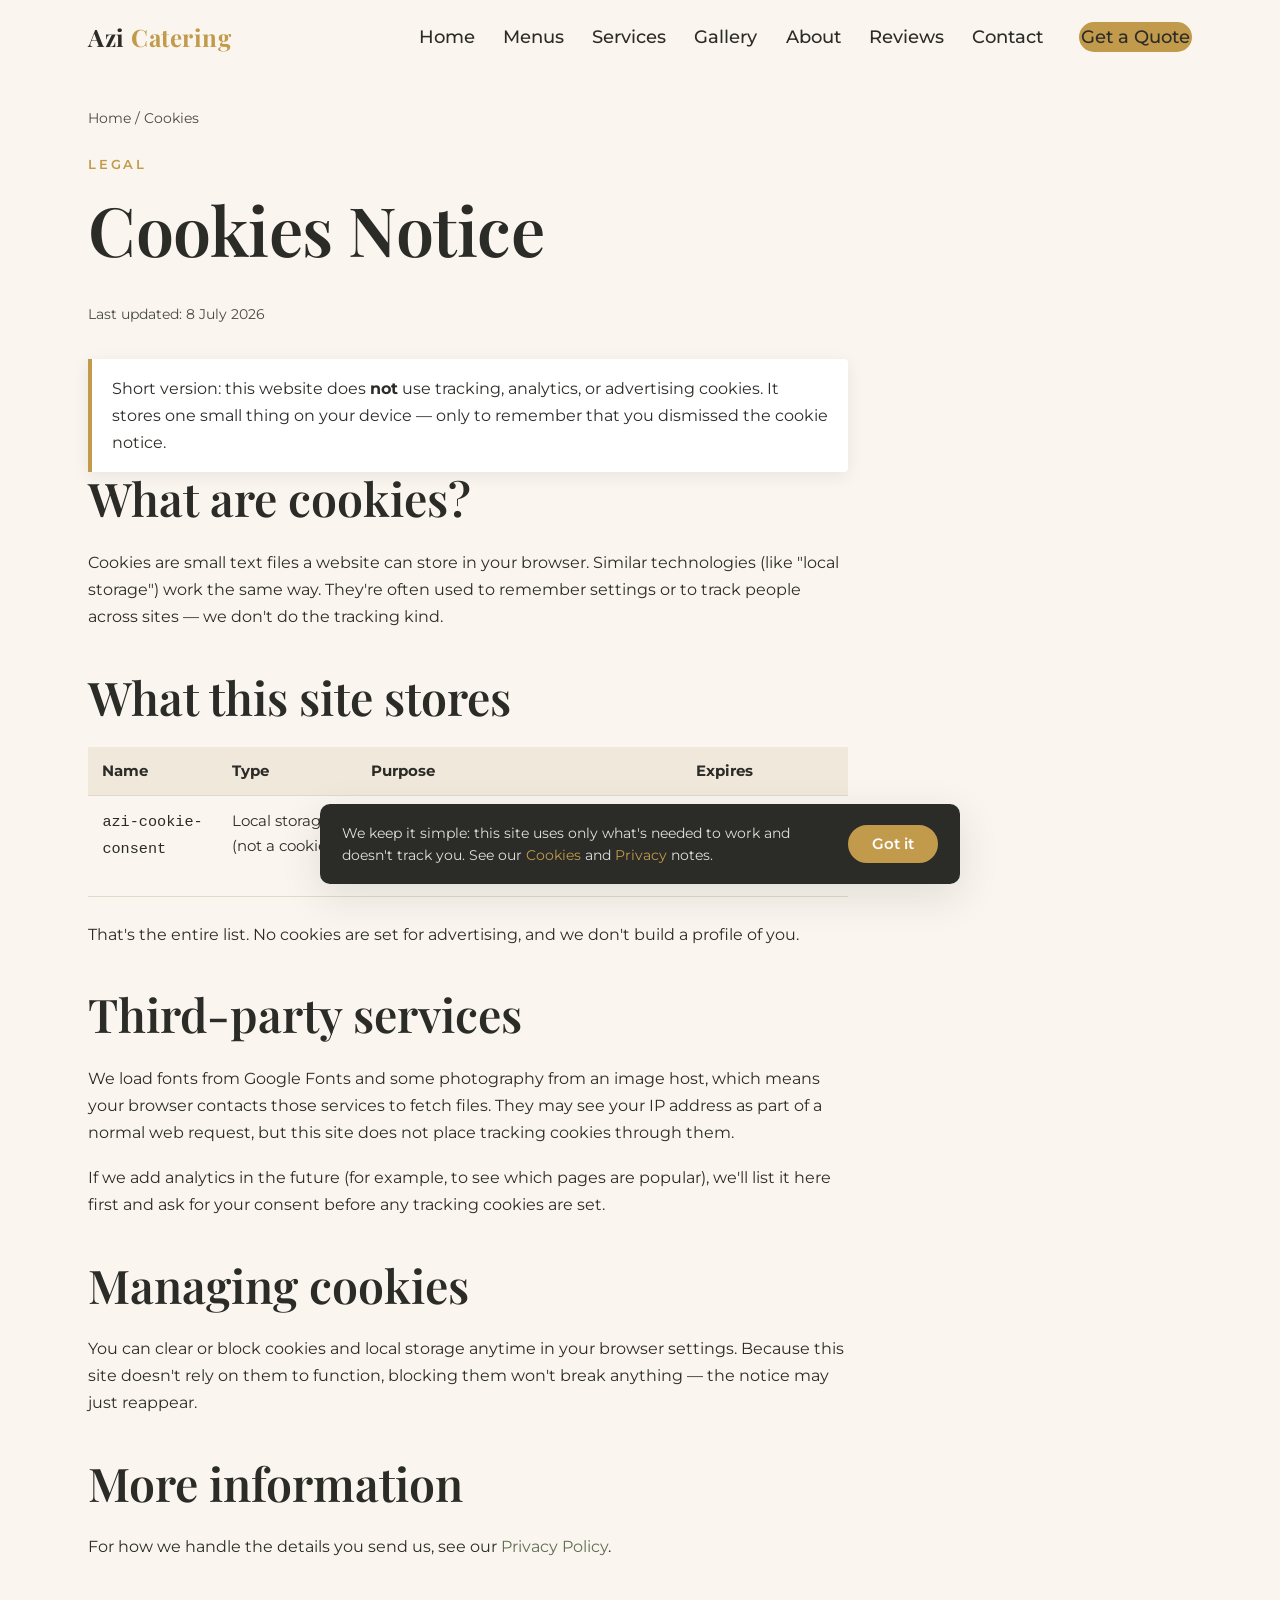
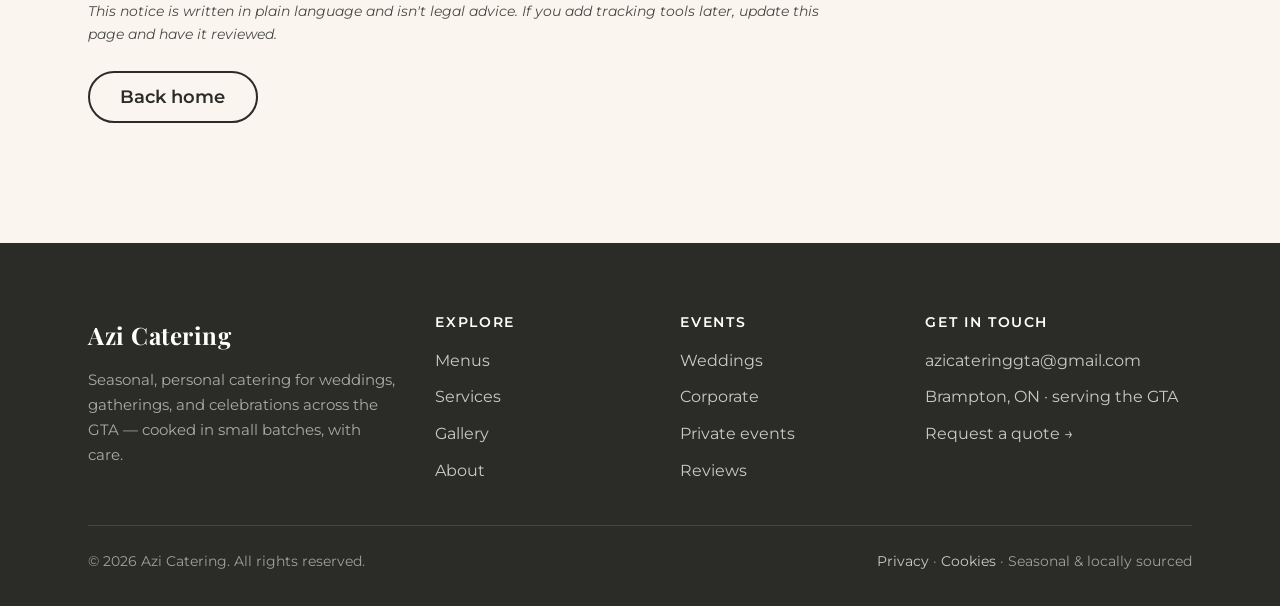
<file: cookies.html>
<!DOCTYPE html>
<html lang="en" data-theme="earthy">
<head>
  <meta charset="UTF-8" />
  <meta name="viewport" content="width=device-width, initial-scale=1.0" />
  <title>Cookies Notice | Azi Catering</title>
  <meta name="description" content="Azi Catering's plain-English cookies notice. This site uses no tracking or advertising cookies — here's exactly what it does and doesn't store." />
  <meta name="robots" content="index, follow" />
  <link rel="canonical" href="https://www.azicatering.example/cookies.html" />
  <link rel="preconnect" href="https://fonts.googleapis.com" />
  <link rel="preconnect" href="https://fonts.gstatic.com" crossorigin />
  <link href="https://fonts.googleapis.com/css2?family=Playfair+Display:wght@500;600;700&family=Montserrat:wght@400;500;600&display=swap" rel="stylesheet" />
  <link rel="icon" href="favicon.svg" type="image/svg+xml" />
  <link rel="stylesheet" href="css/styles.css" />
</head>
<body>
  <a class="skip-link" href="#main">Skip to content</a>

  <header class="site-header">
    <div class="container">
      <nav class="nav" aria-label="Primary">
        <a href="index.html" class="brand">Azi <span>Catering</span></a>
        <button class="nav-toggle" aria-label="Toggle menu" aria-expanded="false" aria-controls="nav-links">
          <svg width="26" height="26" viewBox="0 0 24 24" fill="none" stroke="currentColor" stroke-width="2" stroke-linecap="round"><line x1="3" y1="6" x2="21" y2="6"/><line x1="3" y1="12" x2="21" y2="12"/><line x1="3" y1="18" x2="21" y2="18"/></svg>
        </button>
        <ul class="nav-links" id="nav-links">
          <li><a href="index.html">Home</a></li>
          <li><a href="menus.html">Menus</a></li>
          <li><a href="services.html">Services</a></li>
          <li><a href="gallery.html">Gallery</a></li>
          <li><a href="about.html">About</a></li>
          <li><a href="testimonials.html">Reviews</a></li>
          <li><a href="contact.html">Contact</a></li>
          <li class="nav-cta"><a class="btn btn--primary" href="contact.html">Get a Quote</a></li>
        </ul>
      </nav>
    </div>
  </header>

  <main id="main">
    <nav class="container crumbs" aria-label="Breadcrumb" style="padding-top:2rem">
      <a href="index.html">Home</a> / <span>Cookies</span>
    </nav>

    <section class="section" style="padding-top:1.5rem">
      <div class="container">
        <div class="prose reveal">
          <p class="eyebrow">Legal</p>
          <h1>Cookies Notice</h1>
          <p class="updated">Last updated: 8 July 2026</p>

          <div class="callout">
            <p style="margin:0">Short version: this website does <strong>not</strong> use tracking, analytics, or advertising cookies. It stores one small thing on your device — only to remember that you dismissed the cookie notice.</p>
          </div>

          <h2>What are cookies?</h2>
          <p>Cookies are small text files a website can store in your browser. Similar technologies (like "local storage") work the same way. They're often used to remember settings or to track people across sites — we don't do the tracking kind.</p>

          <h2>What this site stores</h2>
          <table>
            <thead>
              <tr><th>Name</th><th>Type</th><th>Purpose</th><th>Expires</th></tr>
            </thead>
            <tbody>
              <tr>
                <td><code>azi-cookie-consent</code></td>
                <td>Local storage (not a cookie)</td>
                <td>Remembers that you dismissed the cookie notice, so it doesn't reappear on every visit.</td>
                <td>Until you clear your browser storage</td>
              </tr>
            </tbody>
          </table>
          <p>That's the entire list. No cookies are set for advertising, and we don't build a profile of you.</p>

          <h2>Third-party services</h2>
          <p>We load fonts from Google Fonts and some photography from an image host, which means your browser contacts those services to fetch files. They may see your IP address as part of a normal web request, but this site does not place tracking cookies through them.</p>
          <p>If we add analytics in the future (for example, to see which pages are popular), we'll list it here first and ask for your consent before any tracking cookies are set.</p>

          <h2>Managing cookies</h2>
          <p>You can clear or block cookies and local storage anytime in your browser settings. Because this site doesn't rely on them to function, blocking them won't break anything — the notice may just reappear.</p>

          <h2>More information</h2>
          <p>For how we handle the details you send us, see our <a href="privacy.html">Privacy Policy</a>.</p>

          <p style="margin-top:2.5rem; font-size:0.85rem; color:var(--text-soft)"><em>This notice is written in plain language and isn't legal advice. If you add tracking tools later, update this page and have it reviewed.</em></p>

          <p style="margin-top:1.5rem"><a class="btn btn--ghost" href="index.html">Back home</a></p>
        </div>
      </div>
    </section>
  </main>

  <footer class="site-footer">
    <div class="container">
      <div class="footer-grid">
        <div>
          <a href="index.html" class="brand">Azi Catering</a>
          <p>Seasonal, personal catering for weddings, gatherings, and celebrations across the GTA — cooked in small batches, with care.</p>
        </div>
        <div>
          <h4>Explore</h4>
          <ul>
            <li><a href="menus.html">Menus</a></li>
            <li><a href="services.html">Services</a></li>
            <li><a href="gallery.html">Gallery</a></li>
            <li><a href="about.html">About</a></li>
          </ul>
        </div>
        <div>
          <h4>Events</h4>
          <ul>
            <li><a href="services.html#weddings">Weddings</a></li>
            <li><a href="services.html#corporate">Corporate</a></li>
            <li><a href="services.html#private">Private events</a></li>
            <li><a href="testimonials.html">Reviews</a></li>
          </ul>
        </div>
        <div>
          <h4>Get in touch</h4>
          <ul>
            <li><a href="mailto:azicateringgta@gmail.com">azicateringgta@gmail.com</a></li>
            <li>Brampton, ON &middot; serving the GTA</li>
            <li><a href="contact.html">Request a quote →</a></li>
          </ul>
        </div>
      </div>
      <div class="footer-bottom">
        <span>&copy; <span id="year">2026</span> Azi Catering. All rights reserved.</span>
        <nav class="footer-legal" aria-label="Legal"><a href="privacy.html">Privacy</a> <span aria-hidden="true">&middot;</span> <a href="cookies.html">Cookies</a> <span aria-hidden="true">&middot;</span> Seasonal &amp; locally sourced</nav>
      </div>
    </div>
  </footer>

  <script src="js/main.js"></script>
</body>
</html>
</file>
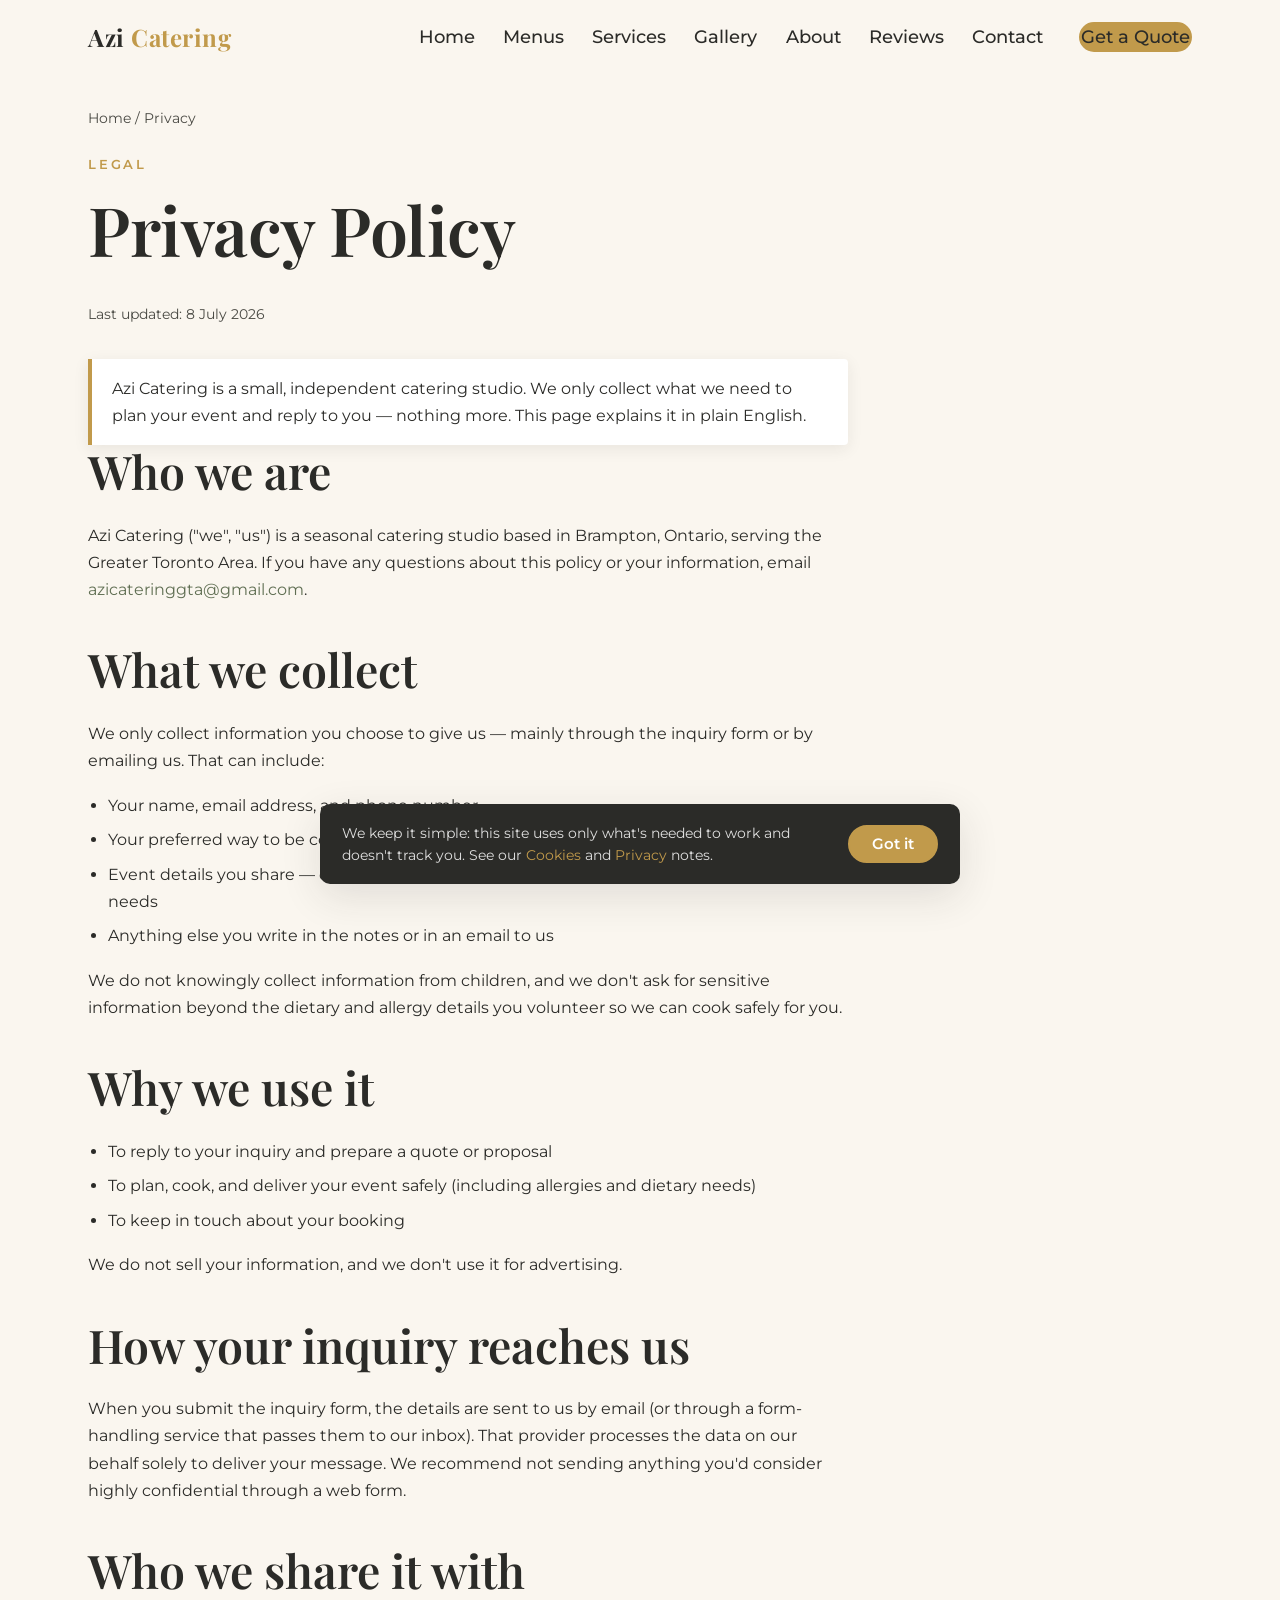
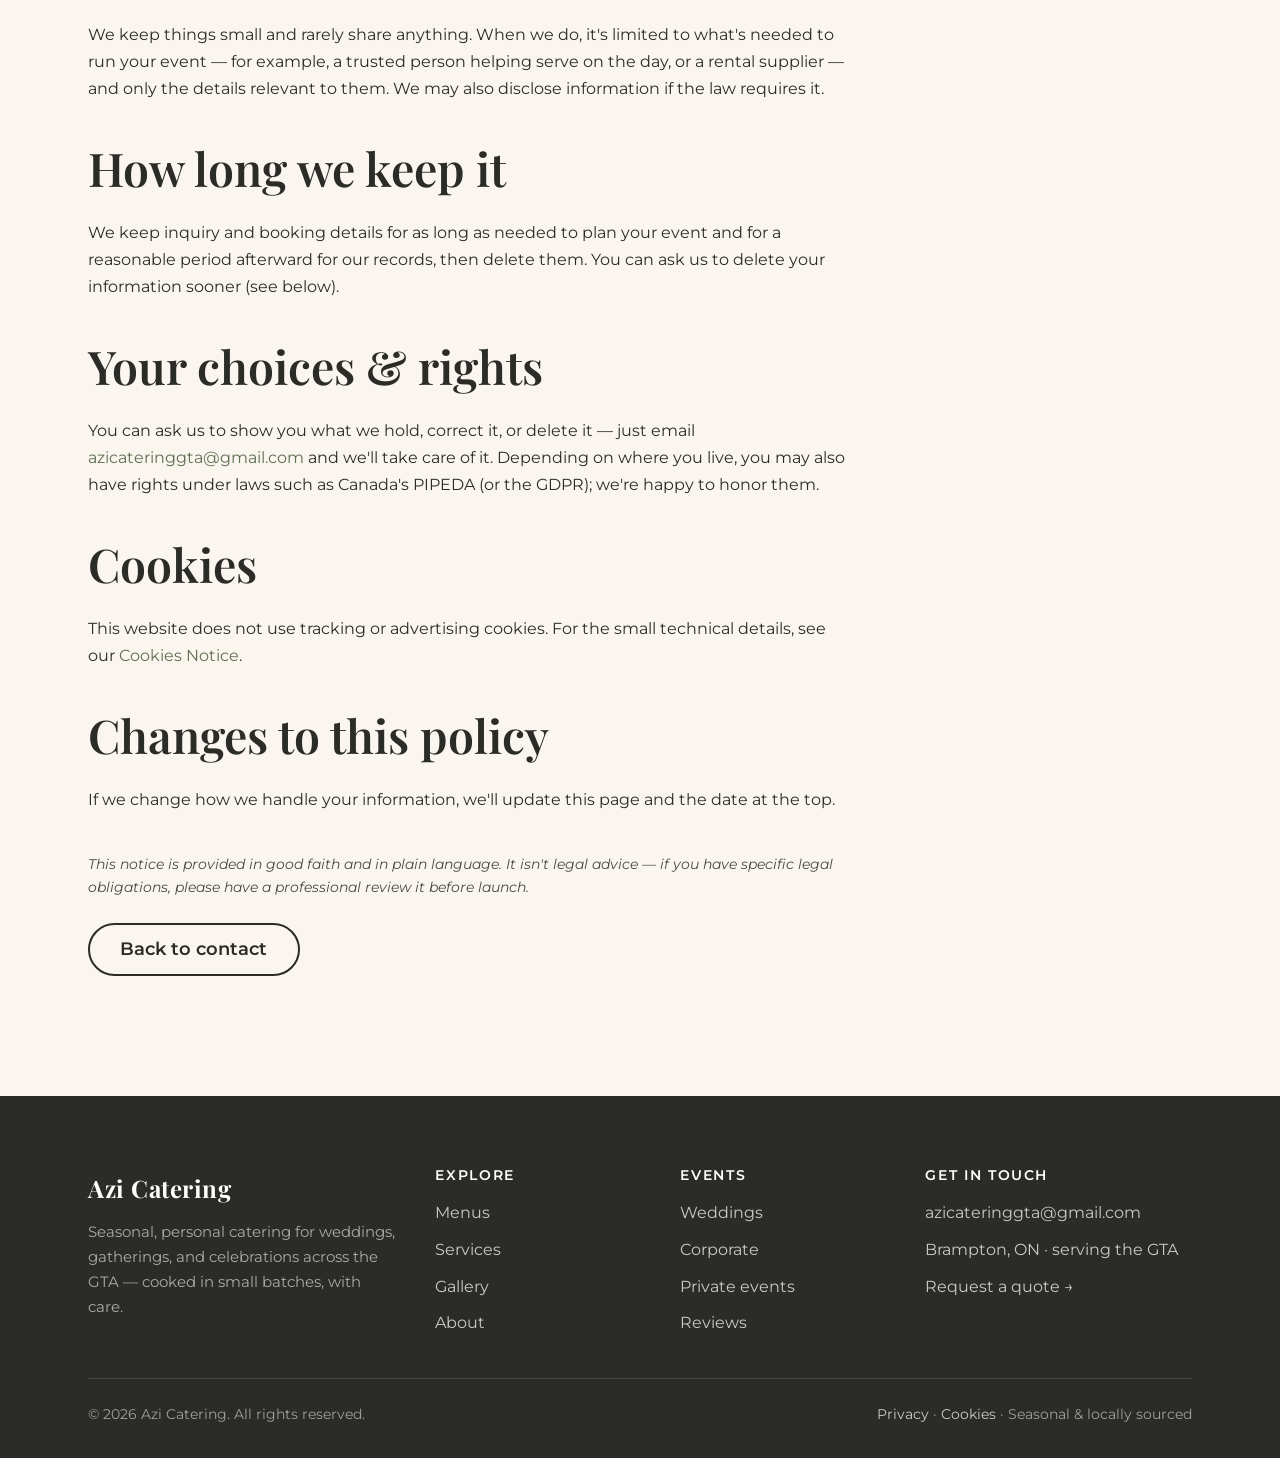
<file: privacy.html>
<!DOCTYPE html>
<html lang="en" data-theme="earthy">
<head>
  <meta charset="UTF-8" />
  <meta name="viewport" content="width=device-width, initial-scale=1.0" />
  <title>Privacy Policy | Azi Catering</title>
  <meta name="description" content="How Azi Catering collects, uses, and protects the information you share through our inquiry form — plain-English privacy notice for a small seasonal catering studio." />
  <meta name="robots" content="index, follow" />
  <link rel="canonical" href="https://www.azicatering.example/privacy.html" />
  <link rel="preconnect" href="https://fonts.googleapis.com" />
  <link rel="preconnect" href="https://fonts.gstatic.com" crossorigin />
  <link href="https://fonts.googleapis.com/css2?family=Playfair+Display:wght@500;600;700&family=Montserrat:wght@400;500;600&display=swap" rel="stylesheet" />
  <link rel="icon" href="favicon.svg" type="image/svg+xml" />
  <link rel="stylesheet" href="css/styles.css" />
</head>
<body>
  <a class="skip-link" href="#main">Skip to content</a>

  <header class="site-header">
    <div class="container">
      <nav class="nav" aria-label="Primary">
        <a href="index.html" class="brand">Azi <span>Catering</span></a>
        <button class="nav-toggle" aria-label="Toggle menu" aria-expanded="false" aria-controls="nav-links">
          <svg width="26" height="26" viewBox="0 0 24 24" fill="none" stroke="currentColor" stroke-width="2" stroke-linecap="round"><line x1="3" y1="6" x2="21" y2="6"/><line x1="3" y1="12" x2="21" y2="12"/><line x1="3" y1="18" x2="21" y2="18"/></svg>
        </button>
        <ul class="nav-links" id="nav-links">
          <li><a href="index.html">Home</a></li>
          <li><a href="menus.html">Menus</a></li>
          <li><a href="services.html">Services</a></li>
          <li><a href="gallery.html">Gallery</a></li>
          <li><a href="about.html">About</a></li>
          <li><a href="testimonials.html">Reviews</a></li>
          <li><a href="contact.html">Contact</a></li>
          <li class="nav-cta"><a class="btn btn--primary" href="contact.html">Get a Quote</a></li>
        </ul>
      </nav>
    </div>
  </header>

  <main id="main">
    <nav class="container crumbs" aria-label="Breadcrumb" style="padding-top:2rem">
      <a href="index.html">Home</a> / <span>Privacy</span>
    </nav>

    <section class="section" style="padding-top:1.5rem">
      <div class="container">
        <div class="prose reveal">
          <p class="eyebrow">Legal</p>
          <h1>Privacy Policy</h1>
          <p class="updated">Last updated: 8 July 2026</p>

          <div class="callout">
            <p style="margin:0">Azi Catering is a small, independent catering studio. We only collect what we need to plan your event and reply to you — nothing more. This page explains it in plain English.</p>
          </div>

          <h2>Who we are</h2>
          <p>Azi Catering ("we", "us") is a seasonal catering studio based in Brampton, Ontario, serving the Greater Toronto Area. If you have any questions about this policy or your information, email <a href="mailto:azicateringgta@gmail.com">azicateringgta@gmail.com</a>.</p>

          <h2>What we collect</h2>
          <p>We only collect information you choose to give us — mainly through the inquiry form or by emailing us. That can include:</p>
          <ul>
            <li>Your name, email address, and phone number</li>
            <li>Your preferred way to be contacted</li>
            <li>Event details you share — date, event type, guest count, cuisine preferences, and dietary needs</li>
            <li>Anything else you write in the notes or in an email to us</li>
          </ul>
          <p>We do not knowingly collect information from children, and we don't ask for sensitive information beyond the dietary and allergy details you volunteer so we can cook safely for you.</p>

          <h2>Why we use it</h2>
          <ul>
            <li>To reply to your inquiry and prepare a quote or proposal</li>
            <li>To plan, cook, and deliver your event safely (including allergies and dietary needs)</li>
            <li>To keep in touch about your booking</li>
          </ul>
          <p>We do not sell your information, and we don't use it for advertising.</p>

          <h2>How your inquiry reaches us</h2>
          <p>When you submit the inquiry form, the details are sent to us by email (or through a form-handling service that passes them to our inbox). That provider processes the data on our behalf solely to deliver your message. We recommend not sending anything you'd consider highly confidential through a web form.</p>

          <h2>Who we share it with</h2>
          <p>We keep things small and rarely share anything. When we do, it's limited to what's needed to run your event — for example, a trusted person helping serve on the day, or a rental supplier — and only the details relevant to them. We may also disclose information if the law requires it.</p>

          <h2>How long we keep it</h2>
          <p>We keep inquiry and booking details for as long as needed to plan your event and for a reasonable period afterward for our records, then delete them. You can ask us to delete your information sooner (see below).</p>

          <h2>Your choices &amp; rights</h2>
          <p>You can ask us to show you what we hold, correct it, or delete it — just email <a href="mailto:azicateringgta@gmail.com">azicateringgta@gmail.com</a> and we'll take care of it. Depending on where you live, you may also have rights under laws such as Canada's PIPEDA (or the GDPR); we're happy to honor them.</p>

          <h2>Cookies</h2>
          <p>This website does not use tracking or advertising cookies. For the small technical details, see our <a href="cookies.html">Cookies Notice</a>.</p>

          <h2>Changes to this policy</h2>
          <p>If we change how we handle your information, we'll update this page and the date at the top.</p>

          <p style="margin-top:2.5rem; font-size:0.85rem; color:var(--text-soft)"><em>This notice is provided in good faith and in plain language. It isn't legal advice — if you have specific legal obligations, please have a professional review it before launch.</em></p>

          <p style="margin-top:1.5rem"><a class="btn btn--ghost" href="contact.html">Back to contact</a></p>
        </div>
      </div>
    </section>
  </main>

  <footer class="site-footer">
    <div class="container">
      <div class="footer-grid">
        <div>
          <a href="index.html" class="brand">Azi Catering</a>
          <p>Seasonal, personal catering for weddings, gatherings, and celebrations across the GTA — cooked in small batches, with care.</p>
        </div>
        <div>
          <h4>Explore</h4>
          <ul>
            <li><a href="menus.html">Menus</a></li>
            <li><a href="services.html">Services</a></li>
            <li><a href="gallery.html">Gallery</a></li>
            <li><a href="about.html">About</a></li>
          </ul>
        </div>
        <div>
          <h4>Events</h4>
          <ul>
            <li><a href="services.html#weddings">Weddings</a></li>
            <li><a href="services.html#corporate">Corporate</a></li>
            <li><a href="services.html#private">Private events</a></li>
            <li><a href="testimonials.html">Reviews</a></li>
          </ul>
        </div>
        <div>
          <h4>Get in touch</h4>
          <ul>
            <li><a href="mailto:azicateringgta@gmail.com">azicateringgta@gmail.com</a></li>
            <li>Brampton, ON &middot; serving the GTA</li>
            <li><a href="contact.html">Request a quote →</a></li>
          </ul>
        </div>
      </div>
      <div class="footer-bottom">
        <span>&copy; <span id="year">2026</span> Azi Catering. All rights reserved.</span>
        <nav class="footer-legal" aria-label="Legal"><a href="privacy.html">Privacy</a> <span aria-hidden="true">&middot;</span> <a href="cookies.html">Cookies</a> <span aria-hidden="true">&middot;</span> Seasonal &amp; locally sourced</nav>
      </div>
    </div>
  </footer>

  <script src="js/main.js"></script>
</body>
</html>
</file>
<file: css/styles.css>
/* =========================================================================
   Azi Catering — Design System
   -------------------------------------------------------------------------
   Palette, typography, and components are token-driven so the whole brand
   can be re-skinned by editing the :root variables below.

   DEFAULT THEME ............ warm & earthy (cream / sage / charcoal / gold)
   To swap palettes, uncomment one of the alternate theme blocks, or set
   <html data-theme="luxury"> / data-theme="bold"> in the markup.
   ========================================================================= */

:root {
  /* --- Core brand palette (warm & earthy) --- */
  --cream:          #faf6ef;
  --cream-dark:     #f0e8da;
  --sage:           #8a9a7b;
  --sage-dark:      #5f6e52;
  --charcoal:       #2b2b28;
  --charcoal-soft:  #4a4a44;
  --gold:           #c19a4b;
  --terracotta:     #c17a52;

  /* --- Semantic tokens (reference these, not raw colors) --- */
  --bg:             var(--cream);
  --bg-alt:         var(--cream-dark);
  --bg-dark:        var(--charcoal);
  --surface:        #ffffff;
  --text:           var(--charcoal);
  --text-soft:      var(--charcoal-soft);
  --text-invert:    var(--cream);
  --heading:        var(--charcoal);
  --brand:          var(--sage-dark);
  --accent:         var(--gold);
  --accent-2:       var(--terracotta);
  --border:         #e2d9c8;

  /* --- Typography --- */
  --font-display: "Playfair Display", Georgia, "Times New Roman", serif;
  --font-body:    "Montserrat", "Helvetica Neue", Arial, sans-serif;

  --fs-body:  1rem;       /* 16px minimum body */
  --fs-menu:  1.125rem;   /* 18px menu / nav items */

  /* --- Spacing & layout --- */
  --maxw:        1200px;
  --maxw-narrow: 780px;
  --gutter:      clamp(1.25rem, 4vw, 3rem);
  --section-y:   clamp(3.5rem, 8vw, 7rem);
  --radius:      4px;
  --radius-lg:   10px;
  --shadow:      0 12px 40px rgba(43, 43, 40, 0.12);
  --shadow-sm:   0 4px 16px rgba(43, 43, 40, 0.08);
  --nav-h:       74px;
  --transition:  0.25s ease;
}

/* --- Alternate palette: black / cream / gold luxury --- */
[data-theme="luxury"] {
  --bg:        #f4efe6;
  --bg-alt:    #e9e2d4;
  --bg-dark:   #14130f;
  --text:      #1a1a17;
  --text-soft: #45443d;
  --brand:     #1a1a17;
  --accent:    #b8912f;
  --accent-2:  #d4b25a;
  --border:    #ddd3bf;
}

/* --- Alternate palette: bold red / orange --- */
[data-theme="bold"] {
  --bg:        #fbf3ea;
  --bg-alt:    #f6e7d6;
  --bg-dark:   #3a1c12;
  --text:      #2e1a12;
  --text-soft: #5a3d30;
  --brand:     #b23a1e;
  --accent:    #e2622b;
  --accent-2:  #d99b28;
  --border:    #ecd7c2;
}

/* =========================================================================
   Reset & base
   ========================================================================= */
*,
*::before,
*::after { box-sizing: border-box; }

html { scroll-behavior: smooth; }

body {
  margin: 0;
  font-family: var(--font-body);
  font-size: var(--fs-body);
  line-height: 1.7;
  color: var(--text);
  background: var(--bg);
  -webkit-font-smoothing: antialiased;
  text-rendering: optimizeLegibility;
}

img { max-width: 100%; display: block; }

a { color: var(--brand); text-decoration: none; transition: color var(--transition); }
a:hover { color: var(--accent); }

h1, h2, h3, h4 {
  font-family: var(--font-display);
  color: var(--heading);
  line-height: 1.15;
  font-weight: 600;
  margin: 0 0 0.5em;
}

h1 { font-size: clamp(2.4rem, 6vw, 4.25rem); letter-spacing: -0.5px; }
h2 { font-size: clamp(1.9rem, 4vw, 2.9rem); }
h3 { font-size: clamp(1.3rem, 2.5vw, 1.7rem); }
p  { margin: 0 0 1.1rem; }

/* Accessible focus ring for keyboard users */
:focus-visible {
  outline: 3px solid var(--accent);
  outline-offset: 2px;
  border-radius: 2px;
}

/* Skip link */
.skip-link {
  position: absolute;
  left: -9999px;
  top: 0;
  background: var(--charcoal);
  color: var(--cream);
  padding: 0.75rem 1.25rem;
  z-index: 200;
  border-radius: 0 0 var(--radius) 0;
}
.skip-link:focus { left: 0; color: var(--cream); }

/* =========================================================================
   Layout helpers
   ========================================================================= */
.container {
  width: 100%;
  max-width: var(--maxw);
  margin-inline: auto;
  padding-inline: var(--gutter);
}
.container--narrow { max-width: var(--maxw-narrow); }

.section { padding-block: var(--section-y); }
.section--alt { background: var(--bg-alt); }
.section--dark { background: var(--bg-dark); color: var(--text-invert); }
.section--dark h1,
.section--dark h2,
.section--dark h3 { color: var(--cream); }

.eyebrow {
  font-family: var(--font-body);
  text-transform: uppercase;
  letter-spacing: 0.22em;
  font-size: 0.8rem;
  font-weight: 600;
  color: var(--accent);
  margin: 0 0 0.9rem;
}
.section--dark .eyebrow { color: var(--accent-2); }

.section-head { max-width: 640px; margin-bottom: clamp(2rem, 4vw, 3.25rem); }
.section-head--center { margin-inline: auto; text-align: center; }
.lead { font-size: 1.15rem; color: var(--text-soft); }

/* =========================================================================
   Buttons
   ========================================================================= */
.btn {
  display: inline-flex;
  align-items: center;
  gap: 0.5rem;
  font-family: var(--font-body);
  font-size: var(--fs-menu);
  font-weight: 600;
  line-height: 1;
  padding: 0.95rem 1.9rem;
  border: 2px solid transparent;
  border-radius: 50px;
  cursor: pointer;
  transition: all var(--transition);
  text-align: center;
  white-space: nowrap;
}
.btn--primary {
  background: var(--accent);
  color: #fff;
  border-color: var(--accent);
}
.btn--primary:hover {
  background: transparent;
  color: var(--accent);
}
.btn--ghost {
  background: transparent;
  color: var(--text);
  border-color: currentColor;
}
.btn--ghost:hover { background: var(--text); color: var(--cream); }
.section--dark .btn--ghost { color: var(--cream); }
.section--dark .btn--ghost:hover { background: var(--cream); color: var(--charcoal); }
.btn--lg { padding: 1.1rem 2.4rem; }

/* =========================================================================
   Sticky navigation
   ========================================================================= */
.site-header {
  position: sticky;
  top: 0;
  z-index: 100;
  background: color-mix(in srgb, var(--cream) 92%, transparent);
  backdrop-filter: saturate(150%) blur(10px);
  border-bottom: 1px solid transparent;
  transition: box-shadow var(--transition), border-color var(--transition), background var(--transition);
}
.site-header.is-scrolled {
  box-shadow: var(--shadow-sm);
  border-bottom-color: var(--border);
}
.nav {
  display: flex;
  align-items: center;
  justify-content: space-between;
  height: var(--nav-h);
  gap: 1.5rem;
}
.brand {
  font-family: var(--font-display);
  font-size: 1.5rem;
  font-weight: 700;
  color: var(--charcoal);
  letter-spacing: 0.5px;
  white-space: nowrap;
}
.brand span { color: var(--accent); }
.brand:hover { color: var(--charcoal); }

.nav-links {
  display: flex;
  align-items: center;
  gap: clamp(1rem, 2.2vw, 2rem);
  list-style: none;
  margin: 0;
  padding: 0;
}
.nav-links a {
  font-size: var(--fs-menu);
  font-weight: 500;
  color: var(--text);
  position: relative;
  padding: 0.25rem 0;
}
.nav-links a::after {
  content: "";
  position: absolute;
  left: 0; bottom: -2px;
  width: 0; height: 2px;
  background: var(--accent);
  transition: width var(--transition);
}
.nav-links a:hover,
.nav-links a[aria-current="page"] { color: var(--charcoal); }
.nav-links a:hover::after,
.nav-links a[aria-current="page"]::after { width: 100%; }

.nav-cta { margin-left: 0.5rem; }

.nav-toggle {
  display: none;
  background: none;
  border: 0;
  cursor: pointer;
  padding: 0.5rem;
  color: var(--charcoal);
}
.nav-toggle svg { display: block; }

@media (max-width: 900px) {
  .nav-toggle { display: inline-flex; }
  .nav-links {
    position: fixed;
    inset: var(--nav-h) 0 auto 0;
    flex-direction: column;
    align-items: stretch;
    gap: 0;
    background: var(--cream);
    border-bottom: 1px solid var(--border);
    padding: 0.5rem var(--gutter) 1.5rem;
    box-shadow: var(--shadow);
    transform: translateY(-120%);
    transition: transform var(--transition);
    max-height: calc(100vh - var(--nav-h));
    overflow-y: auto;
  }
  .nav-links.is-open { transform: translateY(0); }
  .nav-links li { border-bottom: 1px solid var(--border); }
  .nav-links li:last-child { border-bottom: 0; }
  .nav-links a { display: block; padding: 1rem 0; font-size: 1.2rem; }
  .nav-links a::after { display: none; }
  .nav-cta { margin: 1rem 0 0; }
  .nav-cta .btn { width: 100%; justify-content: center; }
}

/* =========================================================================
   Hero
   ========================================================================= */
.hero {
  position: relative;
  min-height: min(88vh, 780px);
  display: flex;
  align-items: flex-end;
  color: var(--cream);
  overflow: hidden;
}
.hero__img {
  position: absolute;
  inset: 0;
  width: 100%;
  height: 100%;
  object-fit: cover;
  z-index: -2;
}
.hero::after {
  content: "";
  position: absolute;
  inset: 0;
  z-index: -1;
  background: linear-gradient(
    to top,
    rgba(20, 19, 15, 0.82) 0%,
    rgba(20, 19, 15, 0.35) 45%,
    rgba(20, 19, 15, 0.15) 100%
  );
}
.hero__inner { padding-block: clamp(2.5rem, 7vw, 5.5rem); max-width: 720px; }
.hero h1 { color: #fff; margin-bottom: 0.6rem; }
.hero__eyebrow { color: var(--accent-2); }
.hero p {
  font-size: 1.2rem;
  color: rgba(255, 255, 255, 0.9);
  max-width: 46ch;
  margin-bottom: 2rem;
}
.hero__actions { display: flex; flex-wrap: wrap; gap: 1rem; }
.hero .btn--ghost { color: #fff; border-color: rgba(255,255,255,0.7); }
.hero .btn--ghost:hover { background: #fff; color: var(--charcoal); }

/* Compact hero for interior pages */
.page-hero {
  position: relative;
  color: var(--cream);
  display: flex;
  align-items: center;
  min-height: 46vh;
  overflow: hidden;
}
.page-hero__img { position: absolute; inset: 0; width: 100%; height: 100%; object-fit: cover; z-index: -2; }
.page-hero::after {
  content: ""; position: absolute; inset: 0; z-index: -1;
  background: linear-gradient(to right, rgba(20,19,15,0.75), rgba(20,19,15,0.4));
}
.page-hero__inner { padding-block: clamp(3rem, 7vw, 5rem); max-width: 640px; }
.page-hero h1 { color: #fff; }
.page-hero p { color: rgba(255,255,255,0.9); font-size: 1.15rem; margin-bottom: 0; }

/* Breadcrumb */
.crumbs { font-size: 0.85rem; color: var(--text-soft); padding-block: 1rem 0; }
.crumbs a { color: var(--text-soft); }
.crumbs a:hover { color: var(--accent); }

/* =========================================================================
   Intro / editorial split
   ========================================================================= */
.split {
  display: grid;
  grid-template-columns: 1fr 1fr;
  gap: clamp(2rem, 5vw, 4.5rem);
  align-items: center;
}
.split--reverse .split__media { order: 2; }
.split__media img {
  border-radius: var(--radius-lg);
  box-shadow: var(--shadow);
  width: 100%;
  aspect-ratio: 4 / 5;
  object-fit: cover;
}
@media (max-width: 780px) {
  .split { grid-template-columns: 1fr; }
  .split--reverse .split__media { order: 0; }
  .split__media img { aspect-ratio: 4 / 3; }
}

/* =========================================================================
   Cards / service grid
   ========================================================================= */
.grid { display: grid; gap: clamp(1.5rem, 3vw, 2.25rem); }
.grid--3 { grid-template-columns: repeat(3, 1fr); }
.grid--2 { grid-template-columns: repeat(2, 1fr); }
@media (max-width: 900px) { .grid--3 { grid-template-columns: 1fr; } .grid--2 { grid-template-columns: 1fr; } }

.card {
  background: var(--surface);
  border-radius: var(--radius-lg);
  overflow: hidden;
  box-shadow: var(--shadow-sm);
  display: flex;
  flex-direction: column;
  transition: transform var(--transition), box-shadow var(--transition);
}
.card:hover { transform: translateY(-6px); box-shadow: var(--shadow); }
.card__img { aspect-ratio: 3 / 2; object-fit: cover; width: 100%; }
.card__body { padding: 1.6rem 1.6rem 1.9rem; display: flex; flex-direction: column; flex: 1; }
.card__body h3 { margin-bottom: 0.5rem; }
.card__body p { color: var(--text-soft); }
.card__link {
  margin-top: auto;
  font-weight: 600;
  font-size: var(--fs-menu);
  display: inline-flex;
  align-items: center;
  gap: 0.4rem;
}
.card__link::after { content: "→"; transition: transform var(--transition); }
.card__link:hover::after { transform: translateX(4px); }

/* =========================================================================
   Menu highlights & menu page
   ========================================================================= */
.season-tag {
  display: inline-block;
  font-family: var(--font-body);
  font-weight: 600;
  font-size: 0.85rem;
  letter-spacing: 0.05em;
  color: var(--accent);
  background: color-mix(in srgb, var(--accent) 14%, transparent);
  padding: 0.35rem 0.9rem;
  border-radius: 50px;
}

.menu-block { margin-bottom: clamp(2.5rem, 5vw, 4rem); }
.menu-list { list-style: none; margin: 0; padding: 0; display: grid; gap: 1.5rem; }
.menu-item {
  display: grid;
  grid-template-columns: 1fr auto;
  gap: 0.35rem 1rem;
  align-items: baseline;
  padding-bottom: 1.4rem;
  border-bottom: 1px dashed var(--border);
}
.menu-item__name { font-family: var(--font-display); font-size: var(--fs-menu); font-weight: 600; color: var(--heading); }
.menu-item__price { font-weight: 600; color: var(--accent); white-space: nowrap; }
.menu-item__desc { grid-column: 1 / -1; color: var(--text-soft); font-size: 0.95rem; margin: 0; }

/* Dietary tags */
.diet-tags { display: flex; flex-wrap: wrap; gap: 0.4rem; grid-column: 1 / -1; margin-top: 0.3rem; }
.diet-tag {
  font-size: 0.72rem;
  font-weight: 600;
  letter-spacing: 0.04em;
  text-transform: uppercase;
  padding: 0.2rem 0.6rem;
  border-radius: 50px;
  border: 1px solid var(--sage);
  color: var(--sage-dark);
  background: color-mix(in srgb, var(--sage) 12%, transparent);
}
.diet-tag[data-diet="vegan"]  { border-color: #6f8f4e; color: #4e6a30; }
.diet-tag[data-diet="gf"]     { border-color: var(--terracotta); color: #9c5a34; }
.diet-tag[data-diet="nf"]     { border-color: var(--gold); color: #8a6d2c; }

.menu-note {
  border-left: 4px solid var(--accent);
  background: var(--surface);
  padding: 1.25rem 1.5rem;
  border-radius: 0 var(--radius) var(--radius) 0;
  box-shadow: var(--shadow-sm);
}
.menu-note p:last-child { margin-bottom: 0; }

/* Dietary legend */
.legend { display: flex; flex-wrap: wrap; gap: 1.25rem; padding: 0; margin: 0 0 2rem; list-style: none; }
.legend li { display: flex; align-items: center; gap: 0.5rem; font-size: 0.9rem; color: var(--text-soft); }

/* Menu quick-jump tabs */
.menu-nav { display: flex; flex-wrap: wrap; gap: 0.6rem; margin-bottom: 2.5rem; }
.menu-nav a {
  font-size: 0.95rem;
  font-weight: 600;
  padding: 0.5rem 1.1rem;
  border-radius: 50px;
  border: 1px solid var(--border);
  color: var(--text);
}
.menu-nav a:hover { border-color: var(--accent); color: var(--accent); }

/* =========================================================================
   Pricing note
   ========================================================================= */
.price-band {
  display: grid;
  grid-template-columns: repeat(3, 1fr);
  gap: clamp(1.25rem, 3vw, 2rem);
}
@media (max-width: 900px) { .price-band { grid-template-columns: 1fr; } }
.price-card {
  background: var(--surface);
  border: 1px solid var(--border);
  border-radius: var(--radius-lg);
  padding: 2rem 1.75rem;
  text-align: center;
}
.price-card--featured { border-color: var(--accent); box-shadow: var(--shadow); position: relative; }
.price-card--featured::before {
  content: "Most requested";
  position: absolute; top: -0.85rem; left: 50%; transform: translateX(-50%);
  background: var(--accent); color: #fff;
  font-size: 0.72rem; font-weight: 600; letter-spacing: 0.06em; text-transform: uppercase;
  padding: 0.3rem 0.9rem; border-radius: 50px; white-space: nowrap;
}
.price-card h3 { margin-bottom: 0.5rem; }
.price-card .from { font-size: 0.85rem; text-transform: uppercase; letter-spacing: 0.12em; color: var(--text-soft); }
.price-card .amount { font-family: var(--font-display); font-size: 2.75rem; color: var(--accent); line-height: 1; margin: 0.25rem 0 0.15rem; }
.price-card .per { font-size: 0.9rem; color: var(--text-soft); }
.price-card ul { list-style: none; padding: 0; margin: 1.5rem 0 0; text-align: left; display: grid; gap: 0.6rem; }
.price-card li { position: relative; padding-left: 1.6rem; font-size: 0.95rem; }
.price-card li::before { content: "✦"; position: absolute; left: 0; color: var(--accent); }

/* =========================================================================
   Testimonials
   ========================================================================= */
.testimonial-strip { display: grid; grid-template-columns: repeat(3, 1fr); gap: 1.75rem; }
@media (max-width: 900px) { .testimonial-strip { grid-template-columns: 1fr; } }
.quote-card {
  background: var(--surface);
  border-radius: var(--radius-lg);
  padding: 2rem;
  box-shadow: var(--shadow-sm);
  display: flex;
  flex-direction: column;
  gap: 1rem;
}
.section--dark .quote-card { background: rgba(255,255,255,0.06); }
.stars { color: var(--accent); letter-spacing: 2px; font-size: 1.05rem; }
.quote-card blockquote { margin: 0; font-family: var(--font-display); font-size: 1.2rem; line-height: 1.5; color: var(--heading); }
.section--dark .quote-card blockquote { color: var(--cream); }
.quote-card figcaption { font-size: 0.9rem; color: var(--text-soft); margin-top: auto; }
.quote-card .who { font-weight: 600; color: var(--text); }
.section--dark .quote-card figcaption,
.section--dark .quote-card .who { color: rgba(255,255,255,0.8); }
.source-badge { font-size: 0.75rem; letter-spacing: 0.05em; text-transform: uppercase; color: var(--accent); }

/* Wall of love (masonry-ish) */
.wall { columns: 3 300px; column-gap: 1.5rem; }
.wall .quote-card { break-inside: avoid; margin-bottom: 1.5rem; }

/* =========================================================================
   Gallery + lightbox
   ========================================================================= */
.gallery-grid {
  display: grid;
  grid-template-columns: repeat(auto-fill, minmax(240px, 1fr));
  grid-auto-rows: 220px;
  gap: 12px;
}
.gallery-item {
  position: relative;
  overflow: hidden;
  border-radius: var(--radius);
  cursor: pointer;
  padding: 0;
  border: 0;
  background: none;
}
.gallery-item.tall { grid-row: span 2; }
.gallery-item.wide { grid-column: span 2; }
@media (max-width: 620px) { .gallery-item.wide { grid-column: span 1; } }
.gallery-item img { width: 100%; height: 100%; object-fit: cover; transition: transform 0.4s ease; }
.gallery-item:hover img { transform: scale(1.06); }
.gallery-item::after {
  content: "";
  position: absolute; inset: 0;
  background: rgba(43,43,40,0);
  transition: background var(--transition);
}
.gallery-item:hover::after { background: rgba(43,43,40,0.18); }

.lightbox {
  position: fixed;
  inset: 0;
  z-index: 300;
  background: rgba(15, 14, 11, 0.94);
  display: none;
  align-items: center;
  justify-content: center;
  padding: clamp(1rem, 4vw, 3rem);
}
.lightbox.is-open { display: flex; }
.lightbox img { max-width: 92vw; max-height: 82vh; border-radius: var(--radius); box-shadow: var(--shadow); }
.lightbox__caption { position: absolute; bottom: 1.5rem; left: 0; right: 0; text-align: center; color: var(--cream); font-size: 0.95rem; }
.lightbox__btn {
  position: absolute;
  background: rgba(255,255,255,0.12);
  color: #fff;
  border: 0;
  width: 52px; height: 52px;
  border-radius: 50%;
  font-size: 1.5rem;
  cursor: pointer;
  display: grid;
  place-items: center;
  transition: background var(--transition);
}
.lightbox__btn:hover { background: rgba(255,255,255,0.28); }
.lightbox__close { top: 1.25rem; right: 1.25rem; }
.lightbox__prev { left: 1.25rem; top: 50%; transform: translateY(-50%); }
.lightbox__next { right: 1.25rem; top: 50%; transform: translateY(-50%); }
@media (max-width: 620px) {
  .lightbox__prev { left: 0.5rem; }
  .lightbox__next { right: 0.5rem; }
}

/* =========================================================================
   CTA banner
   ========================================================================= */
.cta-banner {
  position: relative;
  text-align: center;
  color: var(--cream);
  overflow: hidden;
}
.cta-banner__img { position: absolute; inset: 0; width: 100%; height: 100%; object-fit: cover; z-index: -2; }
.cta-banner::after { content: ""; position: absolute; inset: 0; z-index: -1; background: rgba(20,19,15,0.72); }
.cta-banner h2 { color: #fff; }
.cta-banner p { color: rgba(255,255,255,0.9); font-size: 1.15rem; max-width: 52ch; margin-inline: auto; margin-bottom: 2rem; }

/* =========================================================================
   Services detail
   ========================================================================= */
.service-detail { scroll-margin-top: calc(var(--nav-h) + 1rem); }
.includes { list-style: none; padding: 0; margin: 1.5rem 0 0; display: grid; gap: 0.75rem; }
.includes li { position: relative; padding-left: 1.9rem; }
.includes li::before {
  content: "✓";
  position: absolute; left: 0; top: 0;
  color: #fff; background: var(--sage);
  width: 1.3rem; height: 1.3rem; border-radius: 50%;
  display: grid; place-items: center; font-size: 0.8rem; font-weight: 700;
}

/* =========================================================================
   Multi-step inquiry form
   ========================================================================= */
.form-wrap { max-width: 720px; margin-inline: auto; }
.form-card {
  background: var(--surface);
  border-radius: var(--radius-lg);
  box-shadow: var(--shadow);
  padding: clamp(1.5rem, 4vw, 3rem);
}

/* Progress indicator */
.progress { display: flex; align-items: flex-start; margin-bottom: 2.5rem; counter-reset: step; }
.progress__step { flex: 1; text-align: center; position: relative; color: var(--text-soft); font-size: 0.85rem; font-weight: 600; }
.progress__step::before {
  counter-increment: step;
  content: counter(step);
  display: grid; place-items: center;
  width: 2.4rem; height: 2.4rem;
  margin: 0 auto 0.6rem;
  border-radius: 50%;
  background: var(--bg-alt);
  border: 2px solid var(--border);
  font-family: var(--font-display);
  font-size: 1rem;
  color: var(--text-soft);
  transition: all var(--transition);
  position: relative; z-index: 2;
}
.progress__step::after {
  content: ""; position: absolute; top: 1.2rem; left: -50%; width: 100%; height: 2px;
  background: var(--border); z-index: 1;
}
.progress__step:first-child::after { display: none; }
.progress__step.is-active::before { background: var(--accent); border-color: var(--accent); color: #fff; }
.progress__step.is-done::before { background: var(--sage); border-color: var(--sage); color: #fff; content: "✓"; }
.progress__step.is-active { color: var(--text); }

.form-step { display: none; animation: fade 0.35s ease; }
.form-step.is-active { display: block; }
@keyframes fade { from { opacity: 0; transform: translateY(8px); } to { opacity: 1; transform: none; } }

.field { margin-bottom: 1.35rem; }
.field label { display: block; font-weight: 600; margin-bottom: 0.45rem; font-size: 0.95rem; }
.field .req { color: var(--accent-2); }
.field input,
.field select,
.field textarea {
  width: 100%;
  font-family: var(--font-body);
  font-size: 1rem;
  padding: 0.85rem 1rem;
  border: 1px solid var(--border);
  border-radius: var(--radius);
  background: var(--bg);
  color: var(--text);
  transition: border-color var(--transition), box-shadow var(--transition);
}
.field input:focus,
.field select:focus,
.field textarea:focus {
  outline: none;
  border-color: var(--accent);
  box-shadow: 0 0 0 3px color-mix(in srgb, var(--accent) 25%, transparent);
}
.field textarea { resize: vertical; min-height: 120px; }
.field-row { display: grid; grid-template-columns: 1fr 1fr; gap: 1.1rem; }
@media (max-width: 560px) { .field-row { grid-template-columns: 1fr; } }
.hint { font-size: 0.85rem; color: var(--text-soft); margin-top: 0.3rem; }
.error-msg { color: #b3402a; font-size: 0.85rem; margin-top: 0.35rem; display: none; }
.field.has-error input,
.field.has-error select { border-color: #b3402a; }
.field.has-error .error-msg { display: block; }

/* Chip-style multi choice */
.chips { display: flex; flex-wrap: wrap; gap: 0.6rem; }
.chip { position: relative; }
.chip input { position: absolute; opacity: 0; pointer-events: none; }
.chip span {
  display: inline-block;
  padding: 0.55rem 1.1rem;
  border: 1px solid var(--border);
  border-radius: 50px;
  cursor: pointer;
  font-size: 0.95rem;
  transition: all var(--transition);
}
.chip input:checked + span { background: var(--accent); border-color: var(--accent); color: #fff; }
.chip input:focus-visible + span { outline: 3px solid var(--accent); outline-offset: 2px; }

.form-actions { display: flex; justify-content: space-between; gap: 1rem; margin-top: 2rem; }
.form-actions .btn { flex: 0 0 auto; }
.btn--back { background: none; border-color: var(--border); color: var(--text-soft); }
.btn--back:hover { background: var(--bg-alt); color: var(--text); }
.form-actions .spacer { flex: 1; }

.form-success { text-align: center; padding: 1rem 0; }
.form-success .tick {
  width: 4rem; height: 4rem; margin: 0 auto 1.25rem;
  background: var(--sage); color: #fff; border-radius: 50%;
  display: grid; place-items: center; font-size: 2rem;
}

/* Review summary on final step */
.summary { background: var(--bg-alt); border-radius: var(--radius); padding: 1.1rem 1.35rem; margin-bottom: 1.5rem; font-size: 0.92rem; }
.summary dt { font-weight: 600; color: var(--text-soft); }
.summary dd { margin: 0 0 0.6rem; }
.summary dl { margin: 0; display: grid; grid-template-columns: auto 1fr; gap: 0.15rem 1rem; }

/* =========================================================================
   Contact aside
   ========================================================================= */
.contact-grid { display: grid; grid-template-columns: 1.4fr 1fr; gap: clamp(2rem, 5vw, 4rem); align-items: start; }
@media (max-width: 900px) { .contact-grid { grid-template-columns: 1fr; } }
.contact-info { display: grid; gap: 1.5rem; }
.contact-info .item h3 { font-size: 1.1rem; margin-bottom: 0.2rem; }
.contact-info .item p { margin: 0; color: var(--text-soft); }

/* =========================================================================
   Footer
   ========================================================================= */
.site-footer { background: var(--charcoal); color: rgba(255,255,255,0.75); padding-block: clamp(3rem, 6vw, 4.5rem) 2rem; }
.footer-grid { display: grid; grid-template-columns: 1.5fr 1fr 1fr 1.3fr; gap: 2.5rem; }
@media (max-width: 780px) { .footer-grid { grid-template-columns: 1fr 1fr; } }
@media (max-width: 480px) { .footer-grid { grid-template-columns: 1fr; } }
.site-footer .brand { color: #fff; display: inline-block; margin-bottom: 0.75rem; }
.site-footer h4 { color: #fff; font-family: var(--font-body); font-size: 0.85rem; text-transform: uppercase; letter-spacing: 0.12em; margin-bottom: 1rem; }
.site-footer ul { list-style: none; padding: 0; margin: 0; display: grid; gap: 0.6rem; }
.site-footer a { color: rgba(255,255,255,0.75); }
.site-footer a:hover { color: var(--accent); }
.site-footer p { color: rgba(255,255,255,0.6); font-size: 0.92rem; }
.footer-bottom {
  border-top: 1px solid rgba(255,255,255,0.12);
  margin-top: 2.5rem; padding-top: 1.5rem;
  display: flex; flex-wrap: wrap; gap: 1rem; justify-content: space-between;
  font-size: 0.85rem; color: rgba(255,255,255,0.55);
}
.footer-legal { color: rgba(255,255,255,0.55); }
.footer-legal a { color: rgba(255,255,255,0.75); }
.footer-legal a:hover { color: var(--accent); }

/* =========================================================================
   Legal / prose pages (privacy, cookies)
   ========================================================================= */
.prose { max-width: 760px; }
.prose h2 { margin-top: 2.5rem; }
.prose h2:first-of-type { margin-top: 0; }
.prose h3 { margin-top: 1.75rem; }
.prose ul { padding-left: 1.25rem; margin: 0 0 1.1rem; }
.prose li { margin-bottom: 0.45rem; }
.prose .updated { color: var(--text-soft); font-size: 0.9rem; margin-bottom: 2rem; }
.prose table { width: 100%; border-collapse: collapse; margin: 1rem 0 1.5rem; font-size: 0.95rem; }
.prose th, .prose td { text-align: left; padding: 0.7rem 0.9rem; border-bottom: 1px solid var(--border); vertical-align: top; }
.prose th { background: var(--bg-alt); font-family: var(--font-body); }
.prose .callout { border-left: 4px solid var(--accent); background: var(--surface); padding: 1rem 1.25rem; border-radius: 0 var(--radius) var(--radius) 0; box-shadow: var(--shadow-sm); }

/* =========================================================================
   Cookie consent banner (injected by main.js)
   ========================================================================= */
.cookie-bar {
  position: fixed;
  left: 1rem; right: 1rem; bottom: 1rem;
  z-index: 250;
  max-width: 640px;
  margin-inline: auto;
  background: var(--charcoal);
  color: rgba(255,255,255,0.85);
  border-radius: var(--radius-lg);
  box-shadow: var(--shadow);
  padding: 1.1rem 1.35rem;
  display: flex;
  flex-wrap: wrap;
  align-items: center;
  gap: 0.75rem 1.25rem;
  transform: translateY(150%);
  transition: transform 0.4s ease;
}
.cookie-bar.is-visible { transform: translateY(0); }
.cookie-bar p { margin: 0; font-size: 0.9rem; flex: 1 1 260px; line-height: 1.55; }
.cookie-bar a { color: var(--accent); }
.cookie-bar a:hover { color: #fff; }
.cookie-bar .btn { padding: 0.6rem 1.4rem; font-size: 0.95rem; }
@media (prefers-reduced-motion: reduce) { .cookie-bar { transition: none; } }

/* =========================================================================
   Utilities & motion preferences
   ========================================================================= */
.text-center { text-align: center; }
.mt-0 { margin-top: 0; }
.reveal { opacity: 0; transform: translateY(24px); transition: opacity 0.7s ease, transform 0.7s ease; }
.reveal.is-visible { opacity: 1; transform: none; }

@media (prefers-reduced-motion: reduce) {
  html { scroll-behavior: auto; }
  *, *::before, *::after { animation-duration: 0.001ms !important; transition-duration: 0.001ms !important; }
  .reveal { opacity: 1; transform: none; }
}
</file>
